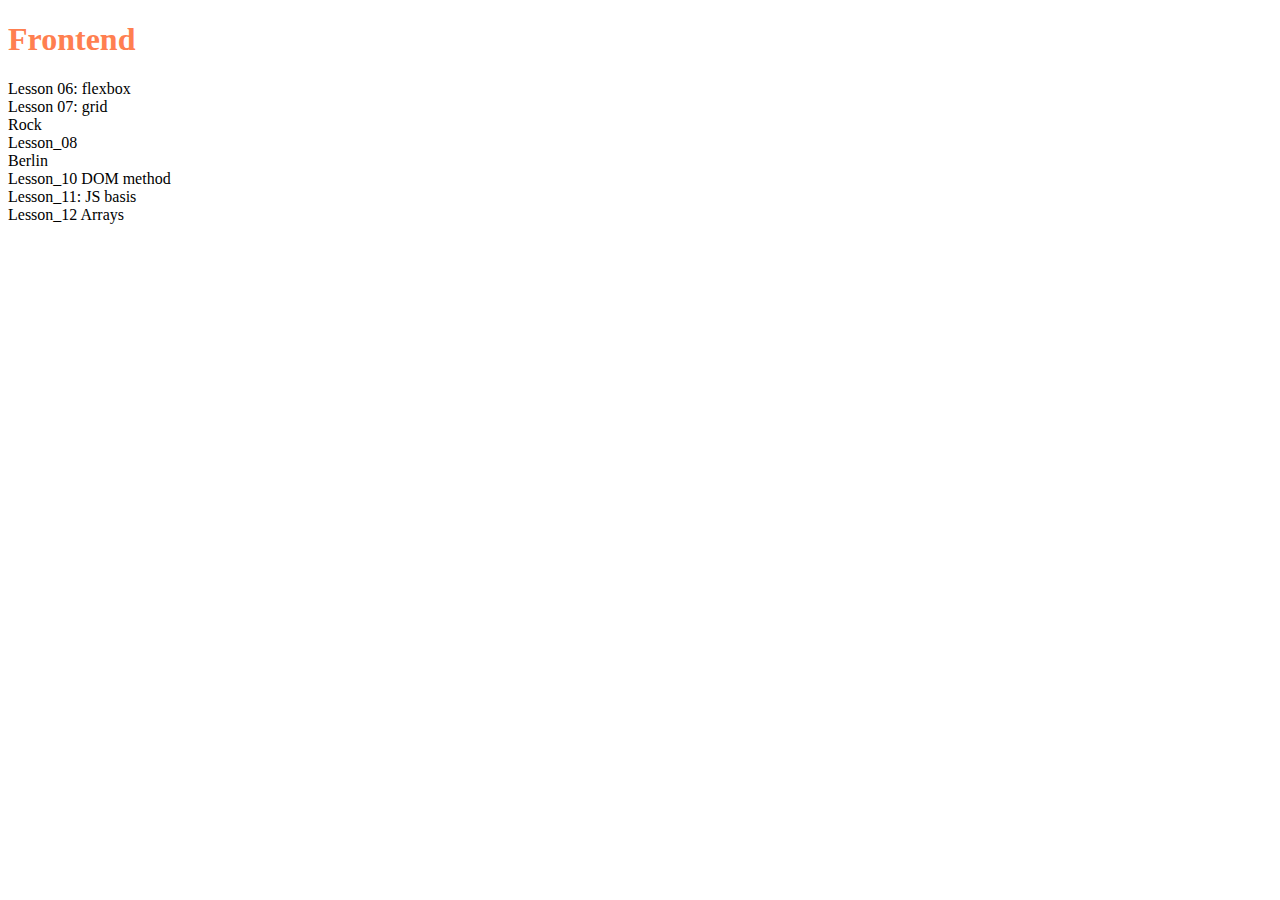
<file: index.html>
<!DOCTYPE html>
<html lang="en">
  <head>
    <meta charset="UTF-8" />
    <meta name="viewport" content="width=device-width, initial-scale=1.0" />
    <link rel="stylesheet" href="./style.css" />
    <title>Frontend course</title>
    <link
      rel="icon"
      href="data:image/svg+xml,<svg xmlns=%22http://www.w3.org/2000/svg%22 viewBox=%220 0 100 100%22><text y=%22.9em%22 font-size=%2290%22>✒️</text></svg>"
    />
  </head>
  <body>
    <main>
      <h1>Frontend</h1>
      <div class="Lesson-container">
        <a href="./lessons/lesson_06/index.html">Lesson 06: flexbox</a>
        <a href="./lessons/lesson_07/index.html">Lesson 07: grid</a>
        <a href="./homeworks/rock/index.html">Rock</a>
        <a href="./lessons/lesson_08/index.html">Lesson_08</a>
        <a href="http://127.0.0.1:5500/lessons/berlin/index.html">Berlin</a>
        <a href="./lessons/lesson_10/index.html">Lesson_10 DOM method</a>
        <a href="./lessons/lesson_11/index.html">Lesson_11: JS basis</a>
        <a href="./lessons/lesson_12/index.html">Lesson_12 Arrays</a>
      </div>
    </main>
  </body>
</html>
</file>
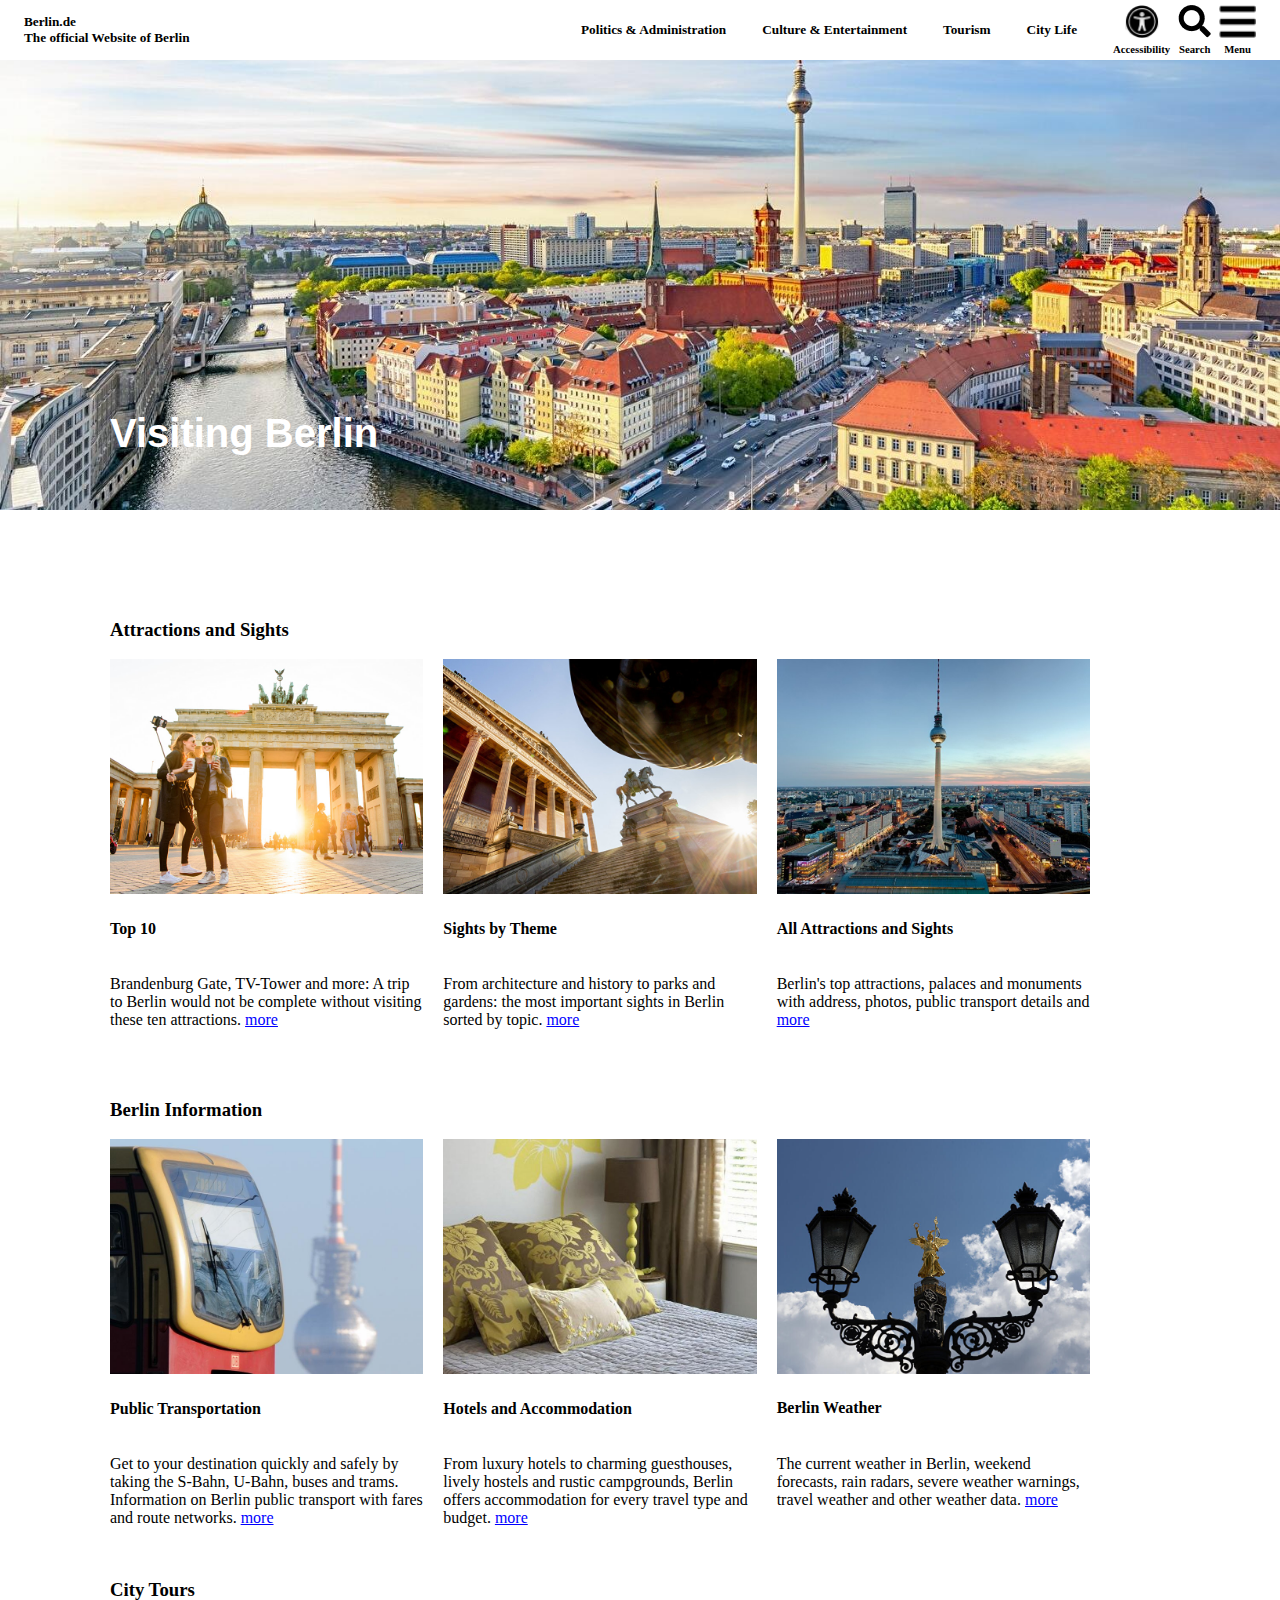
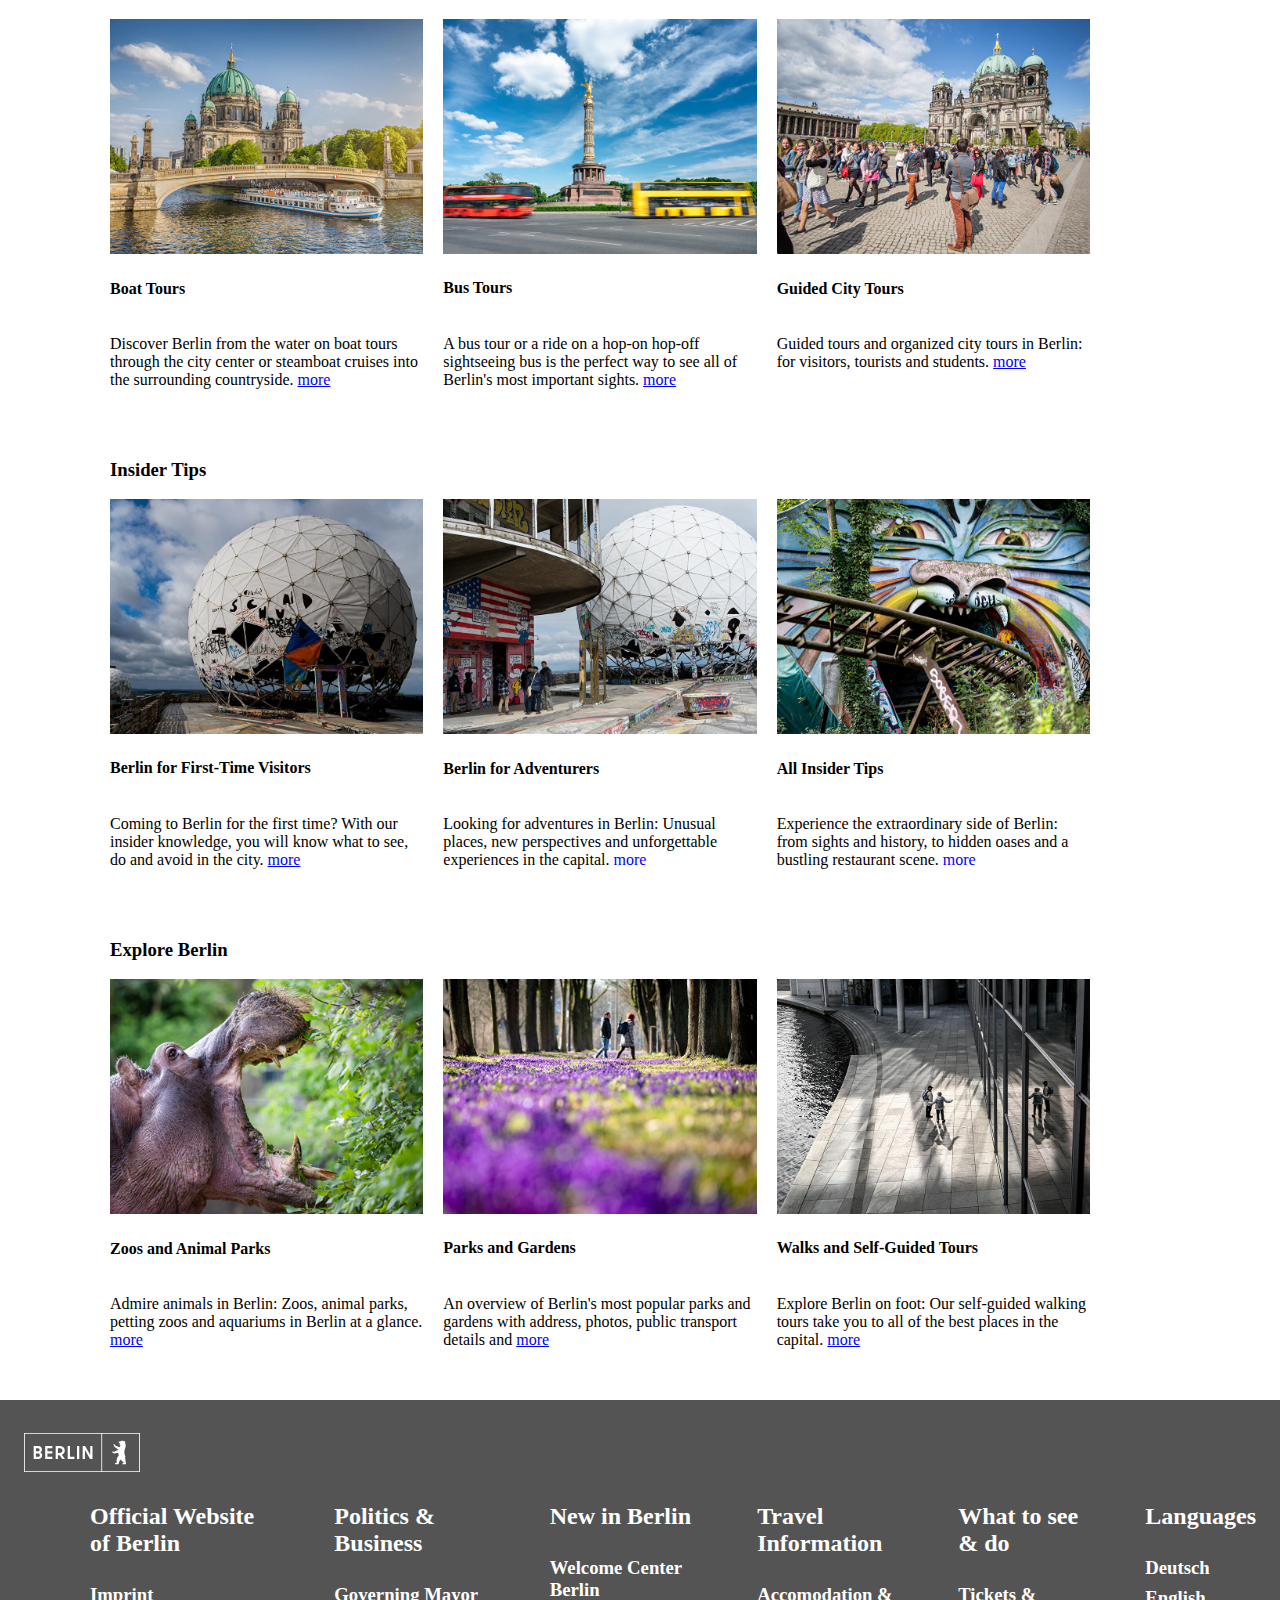
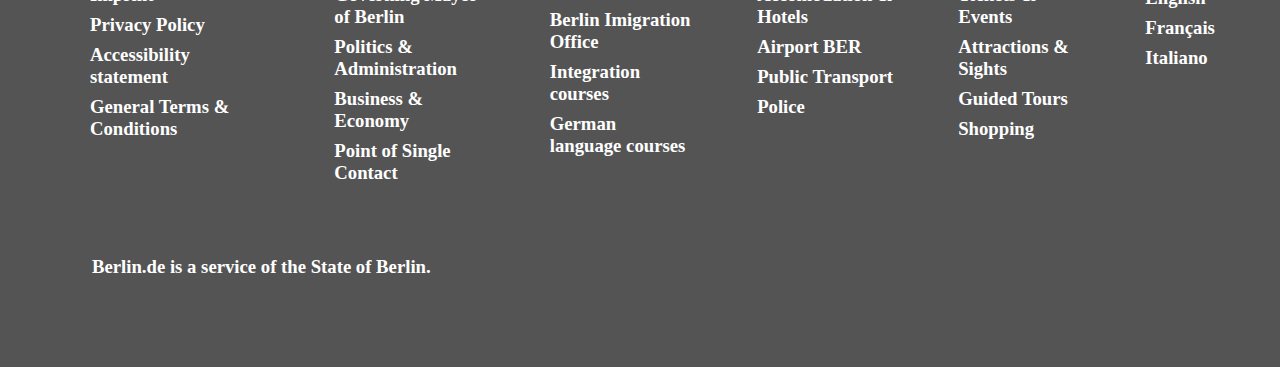
<file: lessons/berlin/index.html>
<!DOCTYPE html>
<html lang="en">
  <head>
    <meta charset="UTF-8" />
    <meta name="viewport" content="width=device-width, initial-scale=1.0" />
    <link rel="stylesheet" href="./style.css" />
    <title>Tourism - Berlin.de</title>
  </head>
  <body>
    <header>
      <a href="https://www.berlin.de/en/" target="_blank"
        ><div class="header-left">
          <h5>Berlin.de</h5>
          <h5>The official Website of Berlin</h5>
        </div>
      </a>

      <nav class="header-right">
        <a href="https://www.berlin.de/en/life/"
          ><h5>Politics & Administration</h5></a
        >
        <a href="https://www.berlin.de/en/culture-entertainment/"
          ><h5>Culture & Entertainment</h5></a
        >
        <a href="https://www.berlin.de/en/tourism/"><h5>Tourism</h5></a>
        <a href="https://www.berlin.de/en/life/"><h5>City Life</h5></a>

        <div class="header-icons">
          <div>
            <img src="../berlin_images/Image20241203173900.png" alt="" />
            <h6>Accessibility</h6>
          </div>
          <div>
            <img src="../berlin_images/Image20241203123515.png" alt="" />
            <h6>Search</h6>
          </div>
          <div>
            <img src="../berlin_images/Image20241203123522.png" alt="" />
            <h6>Menu</h6>
          </div>
        </div>
      </nav>
    </header>

    <main>
      <div class="panorama_image">
        <div class="panorama_text">
          <h1>Visiting Berlin</h1>
        </div>
      </div>

      <div class="gallery_container">
        <!-- grid -->
        <div class="gallery">
          <!-- flex column -->
          <h3>Attractions and Sights</h3>
          <div class="gallery_variants">
            <div class="gallery_variants_box">
              <a href="https://www.berlin.de/en/attractions-and-sights/top-10/"
                ><img
                  src="../berlin_images/selfie-brandenburger-Tor-sehenswürdigkeiten_dpa.jpg"
                  alt="Top 10"
                />
                <h4>Top 10</h4></a
              >
              <p>
                Brandenburg Gate, TV-Tower and more: A trip to Berlin would not
                be complete without visiting these ten attractions.
                <a
                  href="https://www.berlin.de/en/attractions-and-sights/top-10/"
                  ><span style="color: blue; text-decoration: underline"
                    >more</span
                  ></a
                >
              </p>
            </div>
            <!-- gallery_variants_box flex column-->
            <div class="gallery_variants_box">
              <a href="https://www.berlin.de/en/attractions-and-sights/theme/"
                ><img
                  src="../berlin_images/alte-nationalgalerie_dpa.jpg"
                  alt="Sights by Theme"
                />
                <h4>Sights by Theme</h4></a
              >
              <p>
                From architecture and history to parks and gardens: the most
                important sights in Berlin sorted by topic.
                <a href="https://www.berlin.de/en/attractions-and-sights/theme/"
                  ><span style="color: blue; text-decoration: underline"
                    >more</span
                  ></a
                >
              </p>
            </div>
            <!--gallery_variants_box flex column-->
            <div class="gallery_variants_box">
              <a href="https://www.berlin.de/en/attractions-and-sights/"
                ><img
                  src="../berlin_images/Fernsehturm-Panorama_Berlin_visitBerlin,Wolfgang-Scholvien .jpg"
                  alt="All Attractions and Sights"
                />
                <h4>All Attractions and Sights</h4></a
              >
              <p>
                Berlin's top attractions, palaces and monuments with address,
                photos, public transport details and
                <a href="https://www.berlin.de/en/attractions-and-sights/"
                  ><span style="color: blue; text-decoration: underline"
                    >more</span
                  ></a
                >
              </p>
            </div>
            <!--gallery_variants_box flex column-->
          </div>
          <!--gallery_variants flex -->
        </div>
        <!--gallery flex column-->
        <div class="gallery">
          <h3>Berlin Information</h3>
          <div class="gallery_variants">
            <div class="gallery_variants_box">
              <a href="https://www.berlin.de/en/public-transportation/"
                ><img src="../berlin_images/s-bahn_30475908.original.large-4-3-800-1657-0-3625-1480.jpg" alt="Public Transportation" />
                <h4>Public Transportation</h4
              ></a>
              <p>Get to your destination quickly and safely by taking the S-Bahn, U-Bahn, buses and trams. Information on Berlin public transport with fares and route networks. <a href="https://www.berlin.de/en/public-transportation/"><span style="color: blue; text-decoration: underline"
                >more</span
              ></a></p>
            </div>
            <!-- flex column-->
            <div class="gallery_variants_box">
              <a href="https://www.berlin.de/en/accommodation/"
                ><img src="../berlin_images/Hotelzimmer symbolbild 600.jpg" alt="Hotels and Accommodation" />
                <h4>Hotels and Accommodation</h4
              ></a>
              <p>From luxury hotels to charming guesthouses, lively hostels and rustic campgrounds, Berlin offers accommodation for every travel type and budget. <a href="https://www.berlin.de/en/accommodation/"><span style="color: blue; text-decoration: underline"
                >more</span
              ></a></p>
            </div>
            <!-- flex column-->
            <div class="gallery_variants_box">
              <a href="https://www.berlin.de/en/weather/"
                ><img src="../berlin_images/siegessäule-laternen-wetter_dpa.jpg" alt="Berlin Weather" />
                <h4>Berlin Weather</h4
              ></a>
              <p>The current weather in Berlin, weekend forecasts, rain radars, severe weather warnings, travel weather and other weather data. <a href="https://www.berlin.de/en/weather/"><span style="color: blue; text-decoration: underline"
                >more</span
              ></a></p>
            </div>
            <!-- flex column-->
          </div>
          <!-- flex -->
        </div>
        <!-- flex column-->
        <div class="gallery">
          <h3>City Tours</h3>
          <div class="gallery_variants">
            <div class="gallery_variants_box">
              <a href="https://www.berlin.de/en/tourism/rivercruises-boattrips/"
                ><img src="../berlin_images/2d2bf0e4dffa647a76123288257ba97f.jpeg" alt="Boat Tours" />
                <h4>Boat Tours</h4
              ></a>
              <p>Discover Berlin from the water on boat tours through the city center or steamboat cruises into the surrounding countryside. <a href="https://www.berlin.de/en/tourism/rivercruises-boattrips/"><span style="color: blue; text-decoration: underline"
                >more</span
              ></a></p>
            </div>
            <!-- flex column-->
            <div class="gallery_variants_box">
              <a href="https://www.berlin.de/en/tourism/bus-tours/"
                ><img
                  src="../berlin_images/Hop-on-Hop-off-AdobeStock_208911037_1000.jpeg"
                  alt="Bus Tours"
                />
                <h4>Bus Tours</h4></a
              >
              <p>
                A bus tour or a ride on a hop-on hop-off sightseeing bus is the perfect way to see all of Berlin's most important sights. <a href="https://www.berlin.de/en/tourism/bus-tours/"
                  ><span style="color: blue; text-decoration: underline"
                  >more</span
                ></a
                >
              </p>
            </div>
            <!--gallery_variants_box flex column-->
            <div class="gallery_variants_box">
              <a href="https://www.berlin.de/en/tourism/guides/"
                ><img
                  src="../berlin_images/Stadtführung_dpa.jpg"
                  alt="Guided City Tours"
                />
                <h4>Guided City Tours</h4></a
              >
              <p>
                Guided tours and organized city tours in Berlin: for visitors, tourists and students. <a href="https://www.berlin.de/en/tourism/guides/"
                  ><span style="color: blue; text-decoration: underline"
                  >more</span
                ></a
                >
              </p>
            </div>
            <!-- flex column-->
          </div>
          <!-- flex -->
        </div>
        <!-- flex column-->
        <div class="gallery">
          <h3>Insider Tips</h3>
          <div class="gallery_variants">
            <div class="gallery_variants_box">
              <a href="https://www.berlin.de/en/tourism/insider-tips/first-time-visitors/"
                ><img src="../berlin_images/c74681935493ff6d219147e5ffeb78ed.jpeg" alt="Berlin for First-Time Visitors" />
                <h4>Berlin for First-Time Visitors</h4
              ></a>
              <p>Coming to Berlin for the first time? With our insider knowledge, you will know what to see, do and avoid in the city. <a
                href="https://www.berlin.de/en/tourism/insider-tips/first-time-visitors/"
                ><span style="color: blue; text-decoration: underline"
                  >more</span
                ></a
              ></p>
            </div>
            <!-- flex column-->
            <div class="gallery_variants_box">
              <a href="https://www.berlin.de/en/tourism/insider-tips/berlin-for-adventurers/"
                ><img src="../berlin_images/teufelsberg-besichtigung-besucher_dpa.jpg" alt="Berlin for Adventurers" />
                <h4>Berlin for Adventurers</h4
              ></a>
              <p>Looking for adventures in Berlin: Unusual places, new perspectives and unforgettable experiences in the capital. <a href="https://www.berlin.de/en/tourism/insider-tips/berlin-for-adventurers/"><span style="text-decoration: none; color: blue;">more</span></a></p>
            </div>
            <!-- flex column-->
            <div class="gallery_variants_box">
              <a href="https://www.berlin.de/en/tourism/insider-tips/"
                ><img src="../berlin_images/Spreepark-Achterbahn_dpa.jpg" alt="All Insider Tips" />
                <h4>All Insider Tips</h4
              ></a>
              <p>Experience the extraordinary side of Berlin: from sights and history, to hidden oases and a bustling restaurant scene. <a href="https://www.berlin.de/en/tourism/insider-tips/"><span style="text-decoration: none; color: blue;">more</span></a></p>
            </div>
            <!-- flex column-->
          </div>
          <!-- flex -->
        </div>
        <!-- flex column-->
        <div class="gallery">
          <h3>Explore Berlin</h3>
          <div class="gallery_variants">
            <div class="gallery_variants_box">
              <a
                href="https://www.berlin.de/en/attractions-and-sights/zoos-animal-parks/"
                ><img
                  src="../berlin_images/7a576003003f0fd5c00d2f0d004e93cc.jpeg"
                  alt="Tiger"
                />
                <h4>Zoos and Animal Parks</h4></a
              >
              <p>
                Admire animals in Berlin: Zoos, animal parks, petting zoos and
                aquariums in Berlin at a glance.
                <a
                  href="https://www.berlin.de/en/attractions-and-sights/zoos-animal-parks/"
                  ><span style="color: blue; text-decoration: underline"
                    >more</span
                  ></a
                >
              </p>
            </div>
            <!-- flex column-->
            <div class="gallery_variants_box">
              <a href="https://www.berlin.de/en/parks-and-gardens/"
                ><img
                  src="../berlin_images/415415e0eed0f9db19ab03eb26ed34c9.jpeg"
                  alt="Park"
                />
                <h4>Parks and Gardens</h4></a
              >
              <p>
                An overview of Berlin's most popular parks and gardens with
                address, photos, public transport details and
                <a href="https://www.berlin.de/en/parks-and-gardens/"
                  ><span style="color: blue; text-decoration: underline"
                    >more</span
                  ></a
                >
              </p>
            </div>
            <!-- flex column-->
            <div class="gallery_variants_box">
              <a href="https://www.berlin.de/en/tourism/self-guided-tours/"
                ><img
                  src="../berlin_images/740eeefa4ab5a9a258ce42f8bf3d487f.jpeg"
                  alt="Walks"
                />
                <h4>Walks and Self-Guided Tours</h4></a
              >
              <p>
                Explore Berlin on foot: Our self-guided walking tours take you
                to all of the best places in the capital.
                <a href="https://www.berlin.de/en/tourism/self-guided-tours/"
                  ><span style="color: blue; text-decoration: underline"
                    >more</span
                  ></a
                >
              </p>
            </div>
            <!-- flex column-->
          </div>
          <!-- flex -->
        </div>
        <!-- flex column-->
      </div>
    </main>

    <footer>
        <!-- flex column-->
        <div class="footer_logo">
          <img src="../berlin_images/logo_berlin_m_negativ.svg" alt="Berlin logo" />
        </div>
        <div class="footer_box">
          <!-- flex -->
          <div class="footer_links">
            <h2>Official Website of Berlin</h2>
            <a href="https://www.berlin.de/wir-ueber-uns/impressum/"
              ><h3>Imprint</h3></a
            >
            <a href="https://www.berlin.de/wir-ueber-uns/agb/datenschutz/"
              ><h3>Privacy Policy</h3></a
            >
            <a
              href="https://www.berlin.de/wir-ueber-uns/8100503-4219174-erklaerung-zur-barrierefreiheit.html"
              ><h3>Accessibility statement</h3></a
            >
            <a href="https://www.berlin.de/wir-ueber-uns/agb/"
              ><h3>General Terms & Conditions</h3></a
            >
          </div>
          <div class="footer_links">
            <h2>Politics & Business</h2>
            <a
              href="https://www.berlin.de/rbmskzl/en/the-governing-mayor/artikel.1316600.en.php"
              ><h3>Governing Mayor of Berlin</h3></a
            >
            <a href="https://www.berlin.de/en/politics-administration/"
              ><h3>Politics & Administration</h3></a
            >
            <a href="https://www.berlin.de/wirtschaft/en/"
              ><h3>Business & Economy</h3></a
            >
            <a href="https://www.berlin.de/ea/en/"
              ><h3>Point of Single Contact</h3></a
            >
          </div>
          <div class="footer_links">
            <h2>New in Berlin</h2>
            <a href="https://www.berlin.de/willkommenszentrum/en/"
              ><h3>Welcome Center Berlin</h3></a
            >
            <a href="https://www.berlin.de/einwanderung/en/"
              ><h3>Berlin Imigration Office</h3></a
            >
            <a
              href="https://www.berlin.de/vhs/kurse/deutsch-integration/integrationskurse/integration-courses-403809.en.php"
              ><h3>Integration courses</h3></a
            >
            <a
              href="https://www.berlin.de/vhs/kurse/deutsch-integration/kurse-fuer-gefluechtete/hintergrundinformationen/artikel.469718.en.php"
              ><h3>German language courses</h3></a
            >
          </div>
          <div class="footer_links">
            <h2>Travel Information</h2>
            <a href="https://www.berlin.de/en/accommodation/"
              ><h3>Accomodation & Hotels</h3></a
            >
            <a href="https://www.berlin.de/en/airport-ber/"
              ><h3>Airport BER</h3></a
            >
            <a href="https://www.berlin.de/en/public-transportation/"
              ><h3>Public Transport</h3></a
            >
            <a
              href="https://www.berlin.de/polizei/allgemeine-seiten/artikel.103548.en.php"
              ><h3>Police</h3></a
            >
          </div>
          <div class="footer_links">
            <h2>What to see & do</h2>
            <a href="https://www.berlin.de/en/events/"
              ><h3>Tickets & Events</h3></a
            >
            <a href="https://www.berlin.de/en/attractions-and-sights/"
              ><h3>Attractions & Sights</h3></a
            >
            <a href="https://www.berlin.de/en/tourism/guides/"
              ><h3>Guided Tours</h3></a
            >
            <a href="https://www.berlin.de/en/shopping/"><h3>Shopping</h3></a>
          </div>
          <div class="footer_links">
            <h2>Languages</h2>
            <a href="https://www.berlin.de/"><h3>Deutsch</h3></a>
            <a href="https://www.berlin.de/en/"><h3>English</h3></a>
            <a href="https://www.berlin.de/fr/"><h3>Français</h3></a>
            <a href="https://www.berlin.de/it/"><h3>Italiano</h3></a>
          </div>
        </div>
        <div class="footer_sign">
          <h3>Berlin.de is a service of the State of Berlin.</h3>
        </div>
      </footer>
  </body>
</html>
</file>
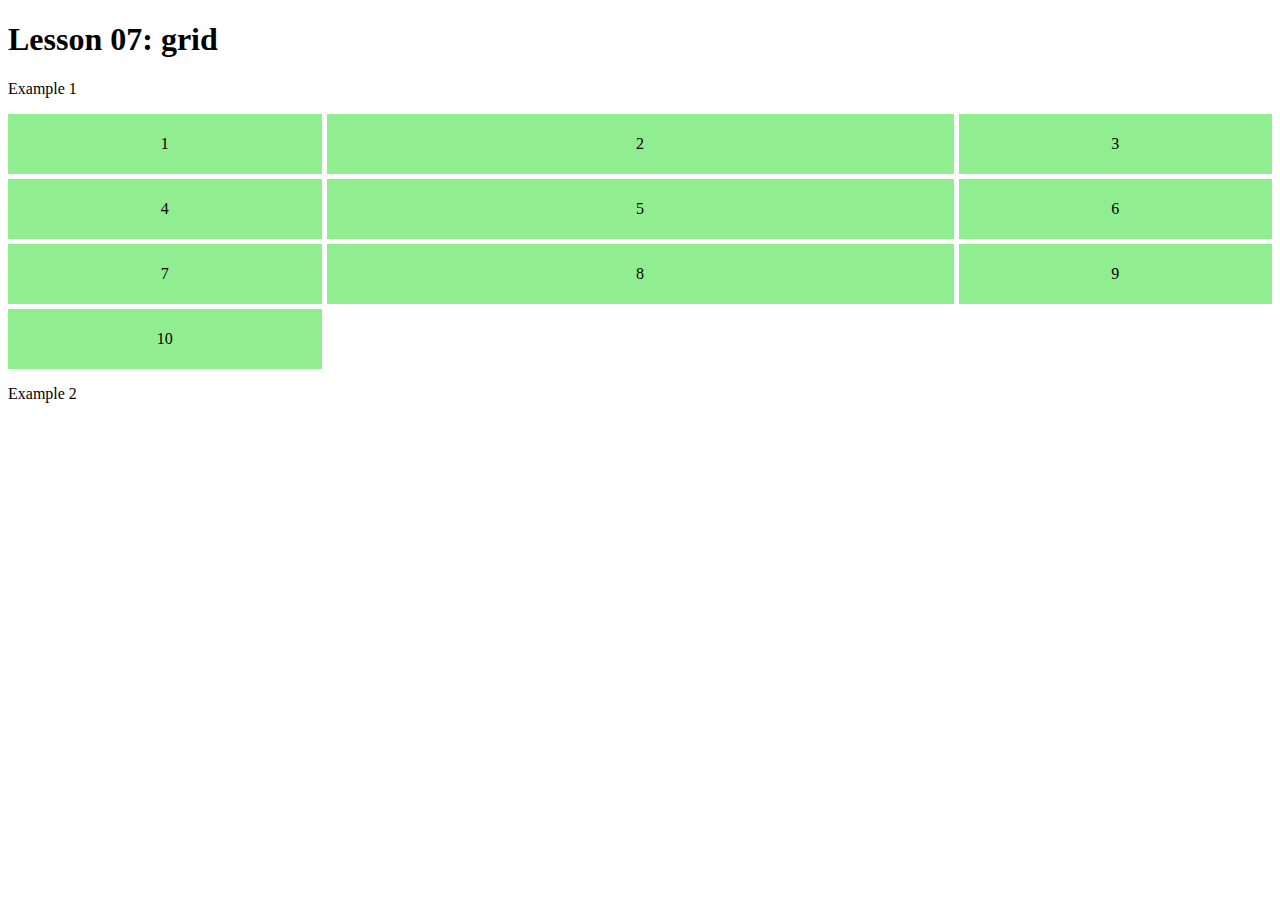
<file: lessons/lesson_07/index.html>
<!DOCTYPE html>
<html lang="en">

  <head>
    <meta charset="UTF-8">
    <meta name="viewport" content="width=device-width, initial-scale=1.0">
    <link rel="stylesheet" href="style.css">
    <title>Grid</title>
  </head>

  <body>
    <h1>Lesson 07: grid</h1>
    <p>Example 1</p>
    <div class="grid-container">
      <div class="grid-item">1</div>
      <div class="grid-item">2</div>
      <div class="grid-item">3</div>
      <div class="grid-item">4</div>
      <div class="grid-item">5</div>
      <div class="grid-item">6</div>
      <div class="grid-item">7</div>
      <div class="grid-item">8</div>
      <div class="grid-item">9</div>
      <div class="grid-item">10</div>
    </div>
    <p>Example 2</p>
    <div class="grid-container-adaptive">
      <div class="grid-item-adaptive">
        <h4>Card heading</h4>
        <p>Card text</p>
      </div>
      <div class="grid-item-adaptive img-container">
        space
      </div>
      <div class="grid-item-adaptive">3</div>
      <div class="grid-item-adaptive">4</div>
      <div class="grid-item-adaptive">5</div>
      <div class="grid-item-adaptive">6</div>
      <div class="grid-item-adaptive">7</div>
      <div class="grid-item-adaptive yellow-card">8</div>
      <div class="grid-item-adaptive">9</div>
      <div class="grid-item-adaptive">10</div>
    </div>

  </body>
</html>
</file>
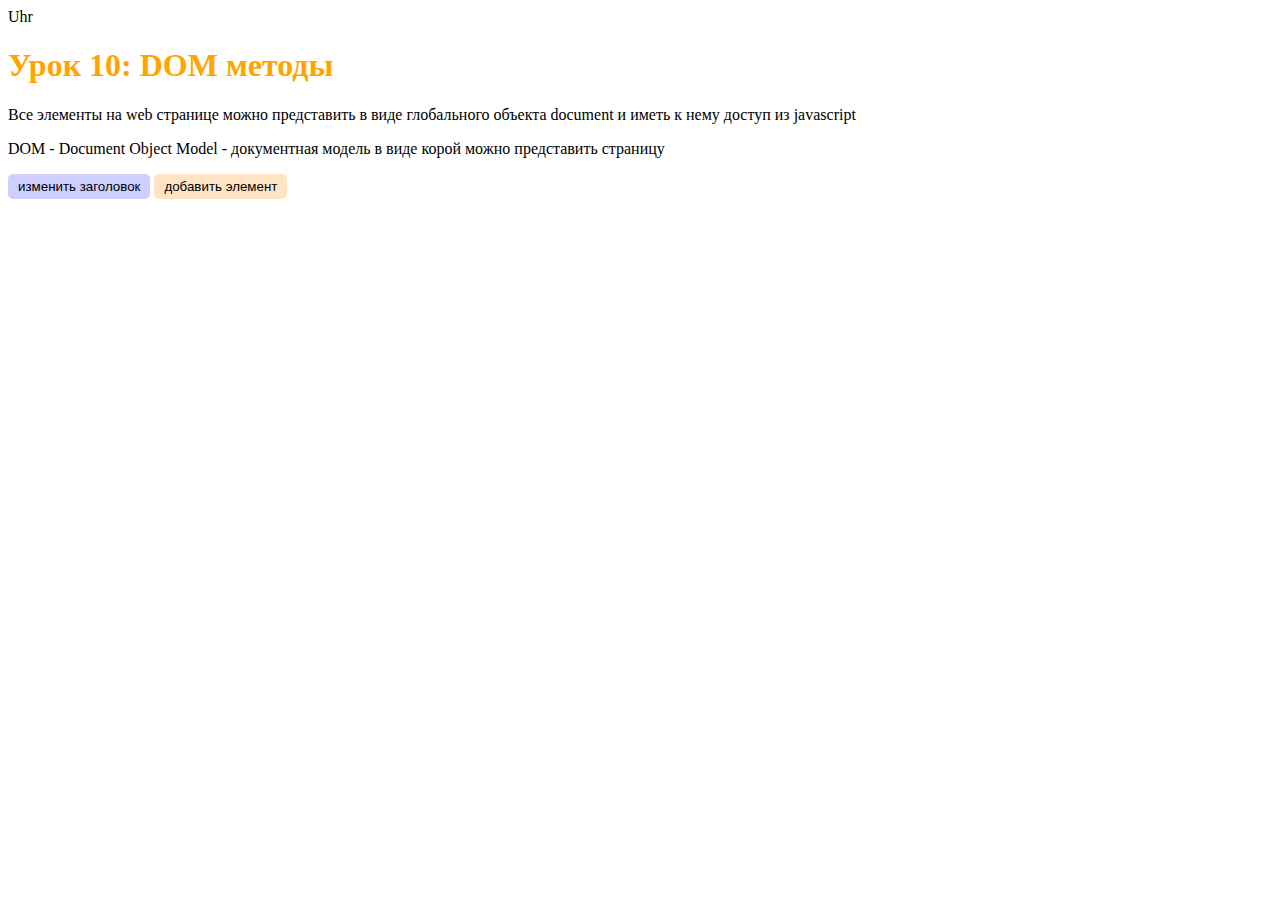
<file: lessons/lesson_10/index.html>
Uhr
<!DOCTYPE html>
<html lang="en">
<head>
  <meta charset="UTF-8">
  <meta name="viewport" content="width=device-width, initial-scale=1.0">
  <link rel="stylesheet" href="./style.css">
  <title>DOM methods</title>
</head>
<body>
  <h1>Lesson 10: DOM methods 🏠</h1>
  <p>Все элементы на web странице можно представить в виде глобального объекта document и иметь к нему доступ из javascript</p>
  <p>DOM - Document Object Model - документная модель в виде корой можно представить страницу</p>
  <div>
    <button id="btn-change" style="background-color: rgb(206, 206, 255);">изменить заголовок</button>
    <button id="btn-creat" style="background-color: bisque;">добавить элемент</button>
  </div>
  <!-- подключили файл js -->
  <script src="./script.js"></script>
</body>
</html>
</file>
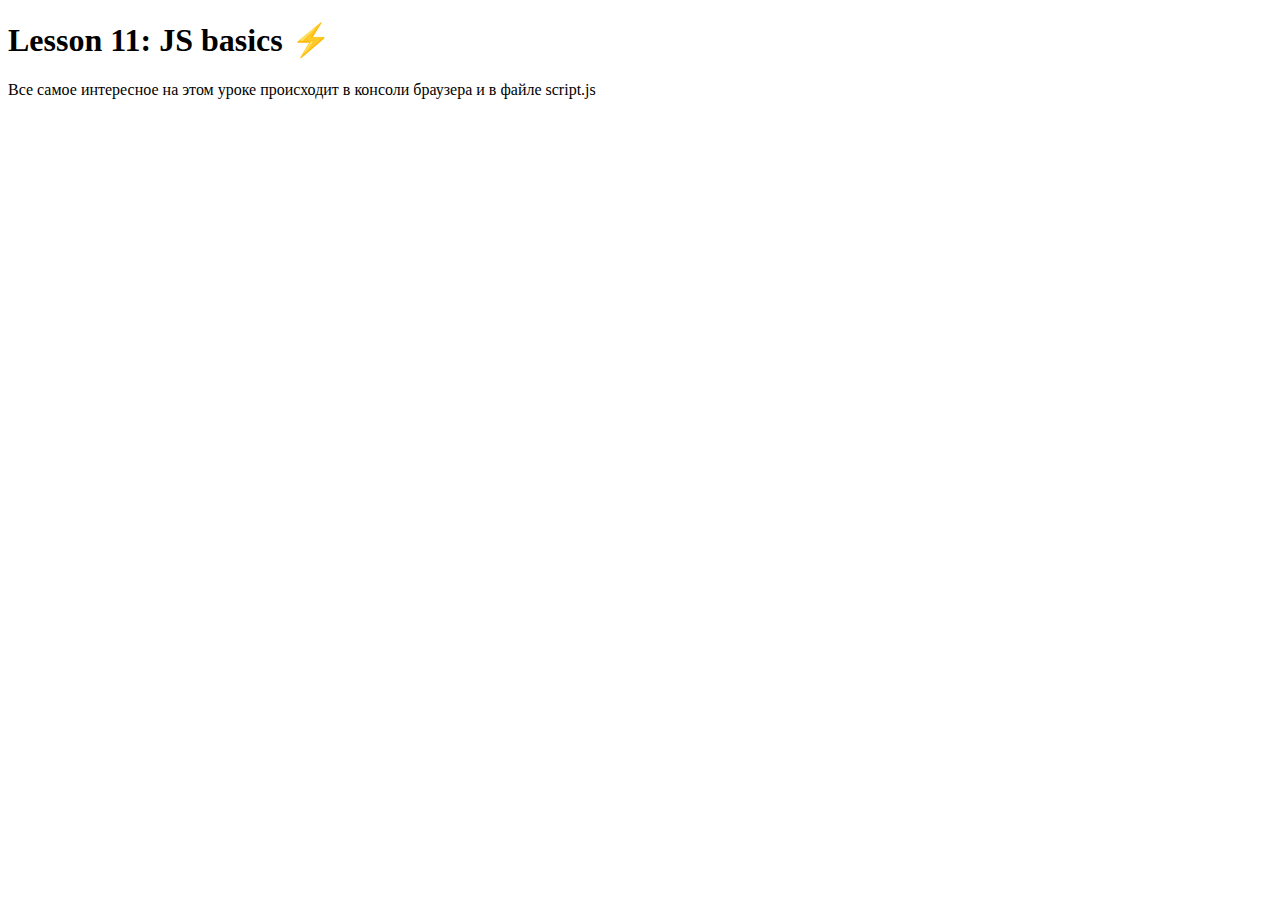
<file: lessons/lesson_11/index.html>
<!DOCTYPE html>
<html lang="en">

  <head>
    <meta charset="UTF-8">
    <meta name="viewport" content="width=device-width, initial-scale=1.0">
    <link rel="icon"
      href="data:image/svg+xml,<svg xmlns=%22http://www.w3.org/2000/svg%22 viewBox=%220 0 100 100%22><text y=%22.9em%22 font-size=%2290%22>⚡️</text></svg>">
    <!-- если мы подключаем JS в head не забываем указать аттрибут defer -->
    <script src="./script.js" defer></script>
    <title>JS basics</title>
  </head>

  <body>
    <h1>Lesson 11: JS basics ⚡️</h1>
    <p>Все самое интересное на этом уроке происходит в консоли браузера и в файле script.js</p>


  </body>

</html>
</file>
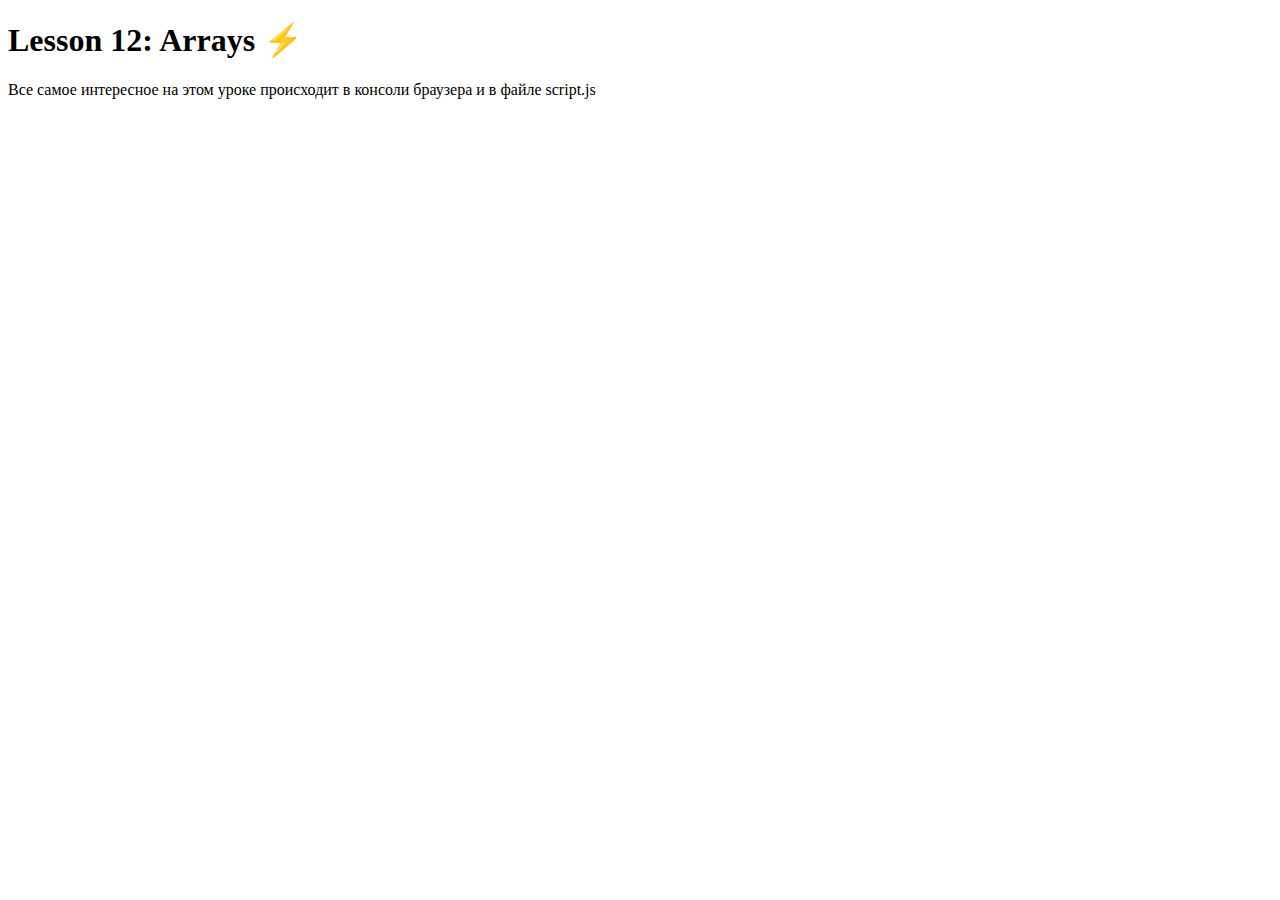
<file: lessons/lesson_12/index.html>
<!DOCTYPE html>
<html lang="en">
<head>
  <meta charset="UTF-8">
  <meta name="viewport" content="width=device-width, initial-scale=1.0">
  <script src="./script.js" defer></script>
  <title>Arrays</title>
</head>
<body>
  <h1>Lesson 12: Arrays ⚡</h1>
    <p>Все самое интересное на этом уроке происходит в консоли браузера и в файле script.js</p>

</body>
</html>
</file>
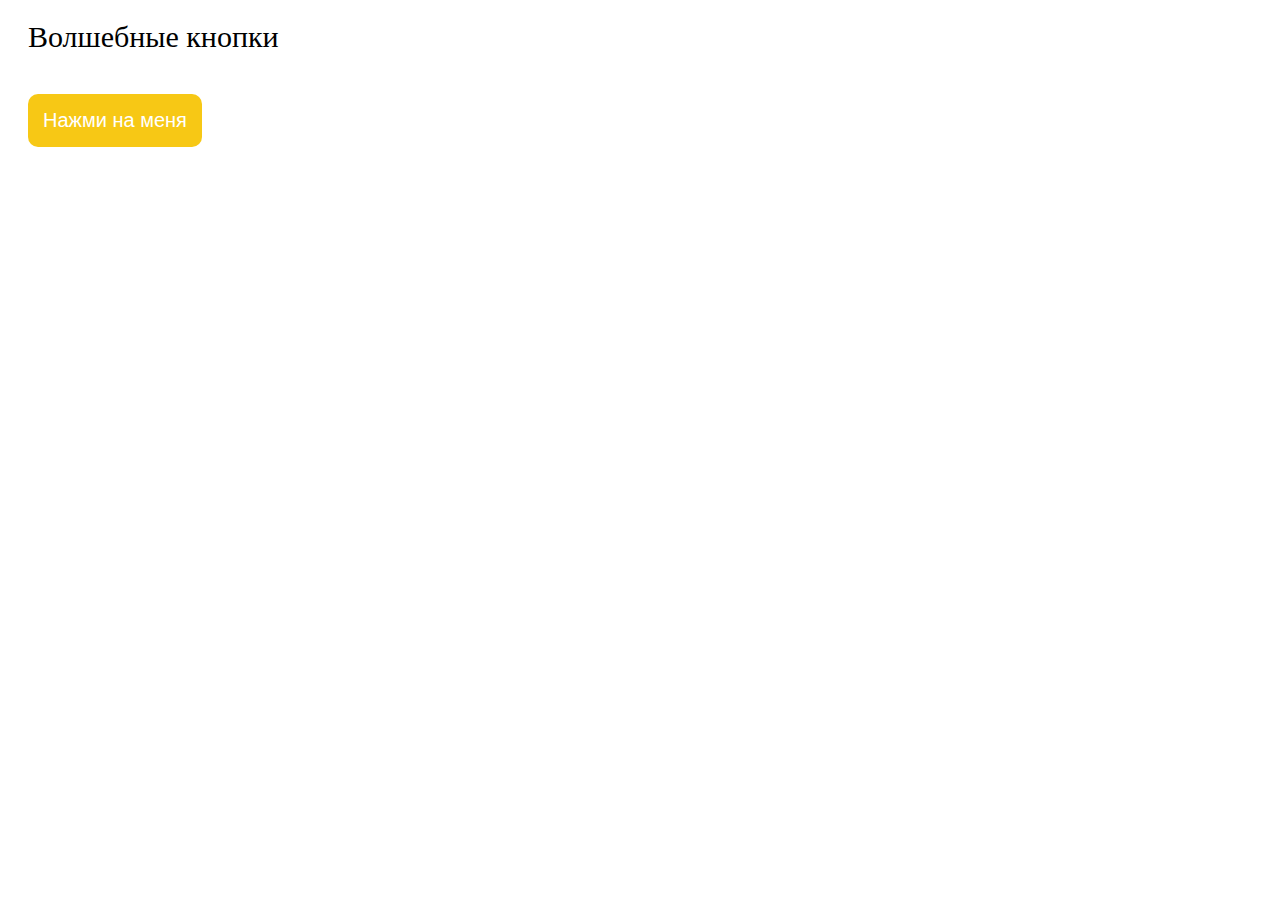
<file: lessons/lesson_10/homeWork/index.html>
<!DOCTYPE html>
<html lang="en">

  <head>
    <meta charset="UTF-8">
    <script defer src="./index.js"></script>
    <link rel="stylesheet" href="./index.css">
    <title>Exercise 1</title>
  </head>

  <body>
    <!-- <div class="box"></div> -->
    <p id='text'>Волшебные кнопки</p>
    <button id="magic-btn">Нажми на меня</button>


  </body>

</html>
</file>
<file: style.css>
a {
    text-decoration: none;
    color: black;
}
.Lesson-container{
    display: flex;
    flex-direction: column;
}
main {
    padding: 0px, 30px;
}

h1{
    color: coral;
}

a:hover {
    text-decoration: underline;
    color: coral;
}
</file>
<file: lessons/berlin/style.css>
*{
    box-sizing: border-box;    
}

body{
    margin: 0px;
    padding: 0px;
    display: flex;
    flex-direction: column;    
}

/* -----------------------------HEADER------------------------------ */

header{
    display: flex;
    justify-content: space-between;
    align-items: center;
    height: 60px;    
    background-color: rgb(255, 255, 255);
    position: sticky;
    top: 0px;
    padding: 16px 24px;
    z-index: 1;
}

header a{
    color: black;
    text-decoration: none; 
}

.header-left{
    display: flex;
    flex-direction: column;
    align-content: center;
    justify-content: center;    
}

.header-left h5{
    margin: 0px;    
}

.header-right{
    display: flex;
    justify-content: center;
    align-items: center;
    gap: 36px;    
}

.header-right h5{
    margin: 0;   
}

.header-right a:hover{
    color: black;
    text-decoration: underline;
}

.header-icons{
    display: flex;
    justify-content: center;
    align-items: center;
    margin: 0px;
    gap: 8px;
}

.header-icons h6{
    margin: 0px;    
}

.header-icons div{
    display: flex;
    flex-direction: column;
    justify-content: space-between;
    align-items: center; 
    gap: 5px;   
}

.header-icons img{
    height: 33px;        
}

/* -----------------------------MAIN-PANORAMA-IMAGE---------------------------- */

.panorama_image{    
    position: relative;
    height: 450px;
    background-image: url(../berlin_images/shutterstock_1549382906.jpg);
    background-size: cover;
    background-position: center;
}

.panorama_text{
    position: absolute;
    left: 110px;
    bottom: 54px;
    color: white;
    font-family: Arial, sans-serif;
    font-size: 20px;       
    width: 100%;
}

.panorama_text h1{
    margin: 0px;
}

/* -----------------------------MAIN-GALLERY---------------------------- */

.gallery_container{
    display: grid;
    grid-template-columns: 110px 980px 110px;
    grid-template-rows: repeat(5, 480px);
    margin-top: 90px;
}

.gallery{
    grid-column-start: 2;
    display: flex;
    flex-direction: column;
}

.gallery_variants{
    display: flex;
    gap: 20px;
}

.gallery_variants_box{
    display: flex;
    flex-direction: column;
    width: 100%;    
}

.gallery_variants_box a{
    text-decoration: none;
    color: black;
}

.gallery_variants_box img{
    object-fit: cover;
    width: 100%;
    height: auto;
}

/* -----------------------------FOOTER---------------------------- */

footer{
    display: flex;
    flex-direction: column;
    background-color: #545454;
    padding: 16px 24px 70px 0px;
}

.footer_logo img{
    width: 140px;
    padding: 17px 0px 7px 24px;      
}

.footer_box{
    display: flex;
    padding-left: 58px;
    margin-bottom: 25px;
    gap: 32.8px;
}

.footer_links{
    display: flex;
    flex-direction: column;
    color: white;
    gap: 8px;
    margin: 0px 0px 8px 32px;      
}

.footer_links h3{
    margin: 0px;
}

.footer_links a{
    text-decoration: none;
    color: white;
}

.footer_sign{
    color: white;
    margin-top: 20px;
    margin-left: 92px;
}
</file>
<file: lessons/lesson_07/style.css>
.grid-container {
    /* сделал grid контейнер */
    display: grid;
    /* пространство между контейнерами */
    gap: 5px;
    /* 1fr равен одному 'кусочку', если в схеме их несколько фреймы равны между собой */
    grid-template-columns: 1fr 2fr 1fr;
    /* grid-template-columns: 100px 200px 150px; */
    /* задаем высоту каждого ряда */
    grid-auto-rows: 60px;
  }
  
  .grid-item {
    display: flex;
    justify-content: center;
    align-items: center;
    background-color: lightgreen;
  }
  
  
  .grid-container-adaptive {
    display: grid;
    /* в функцию repeat() передаем первым аргументом количество колонок, вторым - их размер */
    /* grid-template-columns: repeat(3, 1fr); */
    grid-template-columns: repeat(auto-fill, minmax(200px, 1fr));
    gap: 5px;
    /* первое число - горизонтальный промежуток, второе - вертикальный */
    /* gap: 5px 20px; */
    grid-auto-rows: 100px;
  }
  
  .grid-item-adaptive {
    display: flex;
    color: white;
    flex-direction: column;
    justify-content: center;
    align-items: center;
    /* background-color: lightblue; */
    background-image: url('https://assets.science.nasa.gov/dynamicimage/assets/science/astro/universe/internal_resources/402/Carina_Nebula-1.jpeg?w=4096&format=jpeg&fit=clip&crop=faces%2Cfocalpoint');
    background-size: cover;
    background-position: center;
  }
  
  /* .yellow-card {
    background-color: rgb(255, 255, 173)
  } */
  
  h4 {
    margin: 0;
  }
  
  .img-container {
    background-image: url('https://starwalk.space/gallery/images/what-is-space/1920x1080.jpg');
  }
</file>
<file: lessons/lesson_10/style.css>
button {
    border-radius: 5px;
    border: none;
    padding: 5px 10px;
  }
</file>
<file: lessons/lesson_10/homeWork/index.css>
/* * {
  box-sizing: border-box;
} */

#magic-btn {
    background-color: #f7c815;
    color: white;
    font-size: 20px;
    margin: 20px;
    border-radius: 10px;
    border: none;
    padding: 15px;
  }
  
  .second-btn {
    font-size: 20px;
    margin: 20px;
    border-radius: 10px;
    border: none;
    padding: 15px;
  }
  
  #text {
    font-size: 30px;
    margin: 20px;
  }
  
  /* .box {
    height: 200px;
    width: 200px;
    padding: 50px;
    background-color: lightcoral;
  } */
</file>
